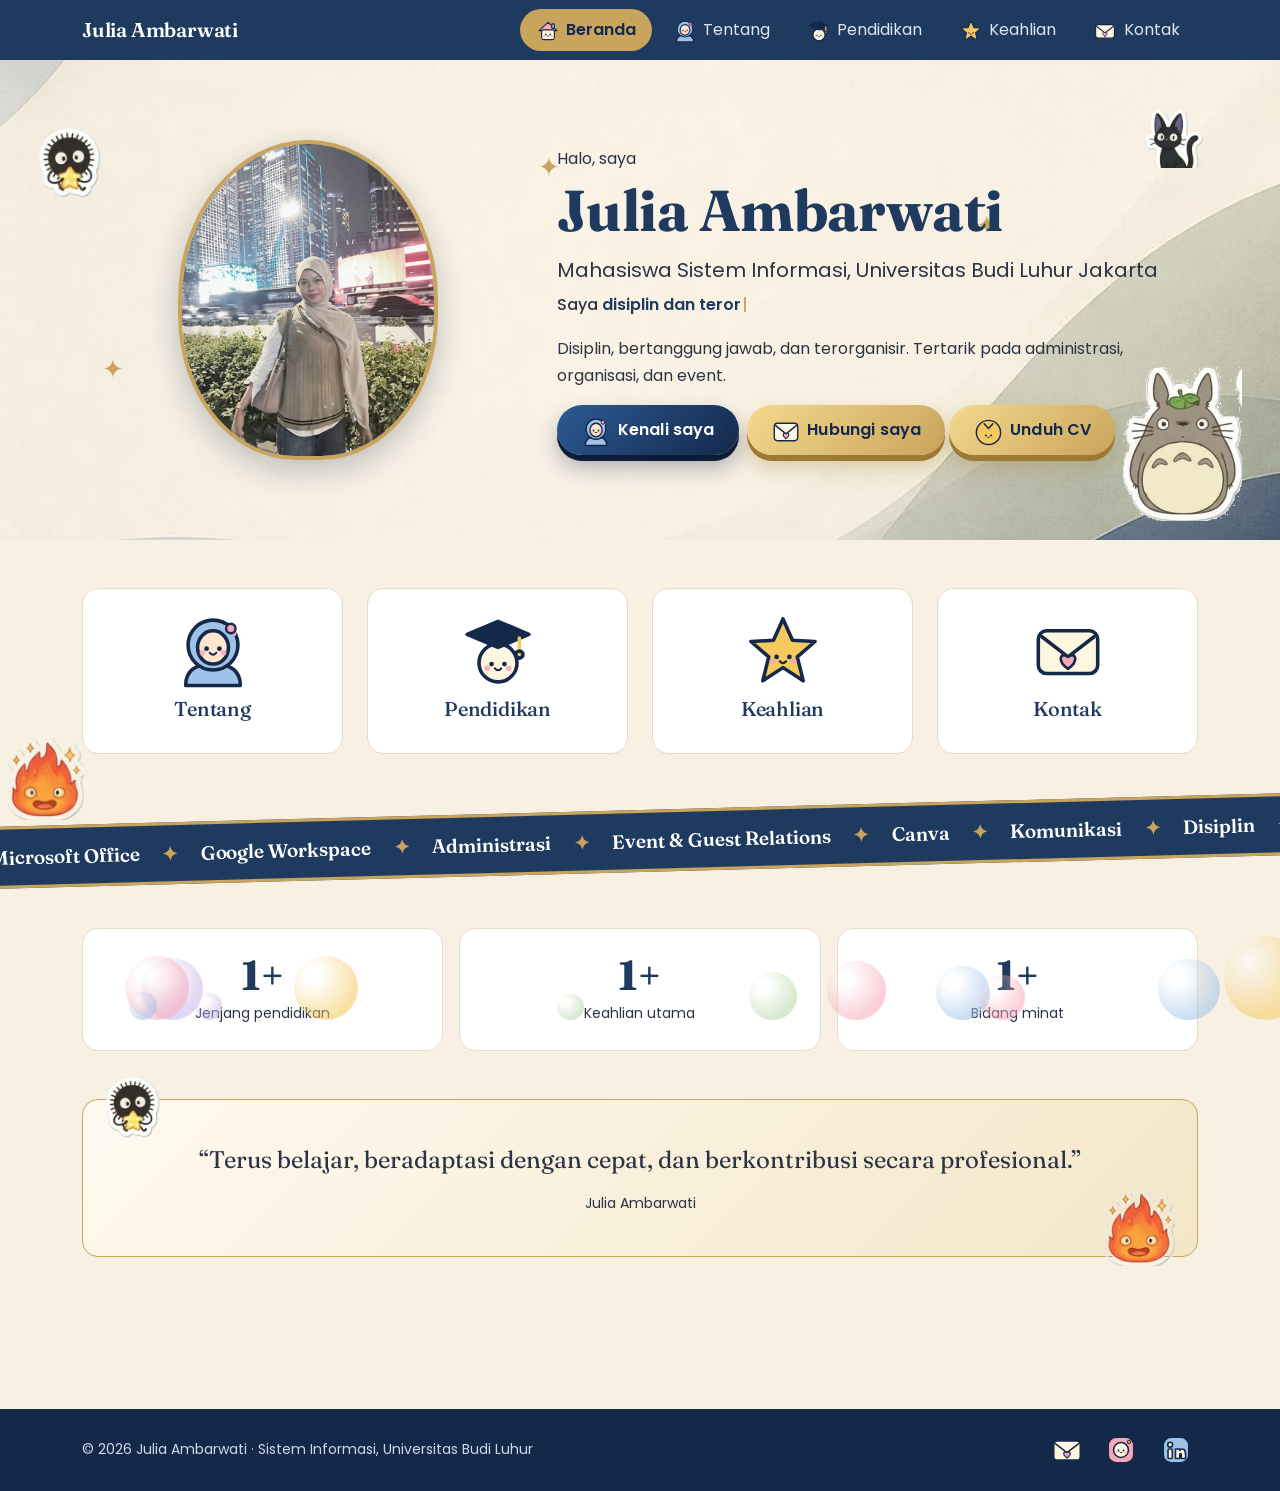
<file: index.html>
<!DOCTYPE html>
<html lang="id"><head><meta charset="utf-8"><meta name="viewport" content="width=device-width,initial-scale=1">
<title>Beranda | Julia Ambarwati</title>
<link href="https://cdn.jsdelivr.net/npm/bootstrap@5.3.3/dist/css/bootstrap.min.css" rel="stylesheet">
<link href="https://cdn.jsdelivr.net/npm/bootstrap-icons@1.11.3/font/bootstrap-icons.min.css" rel="stylesheet">
<link href="https://fonts.googleapis.com/css2?family=Fraunces:wght@600;700&family=Poppins:wght@400;500&display=swap" rel="stylesheet">
<link href="css/style.css" rel="stylesheet"></head><body>
<div class="curtain"><img src="img/soot.png" alt=""><span>Julia Ambarwati</span></div><noscript><style>.curtain{display:none}</style></noscript>
<!-- Navbar (sama di semua halaman) -->
<nav class="navbar navbar-expand-md navbar-dark sticky-top"><div class="container">
<a class="navbar-brand" href="index.html">Julia Ambarwati</a>
<button class="navbar-toggler" data-bs-toggle="collapse" data-bs-target="#m" aria-label="Menu"><span class="navbar-toggler-icon"></span></button>
<div class="collapse navbar-collapse" id="m"><ul class="navbar-nav ms-auto"><li class="nav-item"><a class="nav-link active" href="index.html"><img class="ic" src="img/icons/home.svg" alt="">Beranda</a></li><li class="nav-item"><a class="nav-link" href="tentang.html"><img class="ic" src="img/icons/about.svg" alt="">Tentang</a></li><li class="nav-item"><a class="nav-link" href="pendidikan.html"><img class="ic" src="img/icons/edu.svg" alt="">Pendidikan</a></li><li class="nav-item"><a class="nav-link" href="skill.html"><img class="ic" src="img/icons/skill.svg" alt="">Keahlian</a></li><li class="nav-item"><a class="nav-link" href="kontak.html"><img class="ic" src="img/icons/mail.svg" alt="">Kontak</a></li></ul></div></div></nav>
<section class="hero position-relative overflow-hidden"><span class="sparkle" style="top:18%;left:42%">&#10022;</span><span class="sparkle" style="top:60%;left:8%;animation-delay:.8s">&#10022;</span><span class="sparkle" style="top:30%;right:22%;animation-delay:1.4s">&#10022;</span><img class="orn d-none d-md-block" style="top:14%;left:3%;width:64px" src="img/soot.png" alt="" aria-hidden="true"><img class="orn d-none d-md-block" style="top:10%;right:6%;width:58px" src="img/jiji.png" alt="" aria-hidden="true"><img class="orn d-none d-md-block" style="bottom:4%;right:3%;width:120px" src="img/totoro.png" alt="" aria-hidden="true"><div class="container"><div class="row align-items-center g-4">
<div class="col-md-5 text-center"><img class="foto" src="img/foto.jpg" alt="Foto Julia Ambarwati"></div>
<div class="col-md-7"><p class="mb-1">Halo, saya</p><h1>Julia Ambarwati</h1>
<p class="fs-5 mb-1">Mahasiswa Sistem Informasi, Universitas Budi Luhur Jakarta</p><p class="fw-medium">Saya <span class="typing" data-words="disiplin dan terorganisir|suka administrasi dan event|siap belajar hal baru"></span><span class="caret">|</span></p>
<p>Disiplin, bertanggung jawab, dan terorganisir. Tertarik pada administrasi, organisasi, dan event.</p>
<a href="tentang.html" class="btn btn-navy rounded-pill px-4 me-2"><img class="ic" src="img/icons/about.svg" alt="">Kenali saya</a><a href="kontak.html" class="btn btn-gold rounded-pill px-4"><img class="ic" src="img/icons/mail.svg" alt="">Hubungi saya</a> <a href="assets/cv.pdf" download class="btn btn-gold rounded-pill px-4 mt-2 mt-sm-0"><img class="ic" src="img/icons/down.svg" alt="">Unduh CV</a></div></div></div></section>
<section class="container mt-5"><div class="row g-4 text-center">
<div class="col-6 col-md-3"><a href="tentang.html" class="text-decoration-none"><div class="panel h-100"><img class="ic-lg" src="img/icons/about.svg" alt=""><h4 class="mt-2 fs-5">Tentang</h4></div></a></div><div class="col-6 col-md-3"><a href="pendidikan.html" class="text-decoration-none"><div class="panel h-100"><img class="ic-lg" src="img/icons/edu.svg" alt=""><h4 class="mt-2 fs-5">Pendidikan</h4></div></a></div><div class="col-6 col-md-3"><a href="skill.html" class="text-decoration-none"><div class="panel h-100"><img class="ic-lg" src="img/icons/skill.svg" alt=""><h4 class="mt-2 fs-5">Keahlian</h4></div></a></div><div class="col-6 col-md-3"><a href="kontak.html" class="text-decoration-none"><div class="panel h-100"><img class="ic-lg" src="img/icons/mail.svg" alt=""><h4 class="mt-2 fs-5">Kontak</h4></div></a></div></div></section><div class="marq" aria-hidden="true"><div><span>Microsoft Office</span><b>&#10022;</b><span>Google Workspace</span><b>&#10022;</b><span>Administrasi</span><b>&#10022;</b><span>Event & Guest Relations</span><b>&#10022;</b><span>Canva</span><b>&#10022;</b><span>Komunikasi</span><b>&#10022;</b><span>Disiplin</span><b>&#10022;</b><span>Microsoft Office</span><b>&#10022;</b><span>Google Workspace</span><b>&#10022;</b><span>Administrasi</span><b>&#10022;</b><span>Event & Guest Relations</span><b>&#10022;</b><span>Canva</span><b>&#10022;</b><span>Komunikasi</span><b>&#10022;</b><span>Disiplin</span><b>&#10022;</b></div></div><section class="container"><div class="row g-3 text-center"><div class="col-4"><div class="panel"><div class="num"><span class="count" data-to="4">0</span>+</div><small>Jenjang pendidikan</small></div></div><div class="col-4"><div class="panel"><div class="num"><span class="count" data-to="6">0</span>+</div><small>Keahlian utama</small></div></div><div class="col-4"><div class="panel"><div class="num"><span class="count" data-to="3">0</span>+</div><small>Bidang minat</small></div></div></div></section><section class="container mt-5"><div class="panel quote text-center position-relative"><img class="orn d-none d-md-block" style="left:2%;top:-24px;width:56px" src="img/soot.png" alt="" aria-hidden="true"><img class="orn d-none d-md-block" style="right:2%;bottom:-10px;width:70px" src="img/calcifer.png" alt="" aria-hidden="true"><p class="fs-4 mb-2" style="font-family:Fraunces,serif">&ldquo;Terus belajar, beradaptasi dengan cepat, dan berkontribusi secara profesional.&rdquo;</p><small>Julia Ambarwati</small></div></section>
<img class="peek d-none d-xl-block" src="img/calcifer.png" alt="" aria-hidden="true">
<div class="walkway" aria-hidden="true"><img src="img/soot.png" alt=""><img src="img/soot.png" alt=""><img src="img/calcifer.png" alt=""></div>
<!-- Footer -->
<footer class="py-4 mt-5"><div class="container d-flex flex-wrap justify-content-between align-items-center gap-2">
<small>&copy; 2026 Julia Ambarwati &middot; Sistem Informasi, Universitas Budi Luhur</small>
<span><a class="text-white me-3" href="mailto:juliaambarwati29@gmail.com" aria-label="Email"><img class="ic-f" src="img/icons/mail.svg" alt=""></a><a class="text-white me-3" href="https://www.instagram.com/aysmiaw_" target="_blank" rel="noopener" aria-label="Instagram"><img class="ic-f" src="img/icons/insta.svg" alt=""></a><a class="text-white" href="https://www.linkedin.com/in/julia-ambarwati-528569360" target="_blank" rel="noopener" aria-label="LinkedIn"><img class="ic-f" src="img/icons/linkedin.svg" alt=""></a></span></div></footer>
<button id="up" class="up" aria-label="Kembali ke atas"><img src="img/icons/up.svg" alt=""></button>
<script src="https://cdn.jsdelivr.net/npm/bootstrap@5.3.3/dist/js/bootstrap.bundle.min.js"></script><script src="js/main.js"></script></body></html>
</file>
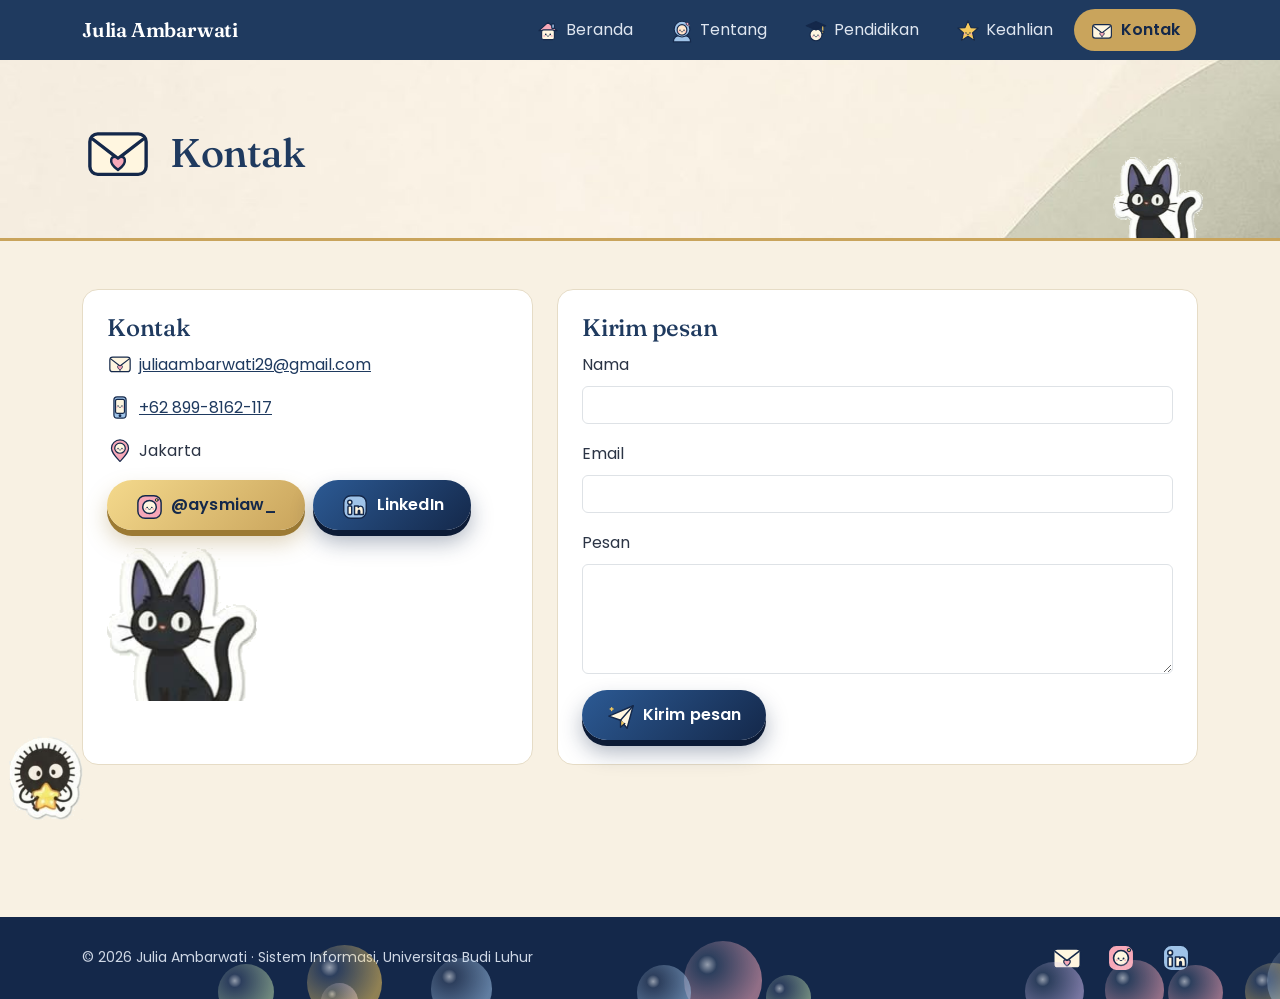
<file: kontak.html>
<!DOCTYPE html>
<html lang="id"><head><meta charset="utf-8"><meta name="viewport" content="width=device-width,initial-scale=1">
<title>Kontak | Julia Ambarwati</title>
<link href="https://cdn.jsdelivr.net/npm/bootstrap@5.3.3/dist/css/bootstrap.min.css" rel="stylesheet">
<link href="https://cdn.jsdelivr.net/npm/bootstrap-icons@1.11.3/font/bootstrap-icons.min.css" rel="stylesheet">
<link href="https://fonts.googleapis.com/css2?family=Fraunces:wght@600;700&family=Poppins:wght@400;500&display=swap" rel="stylesheet">
<link href="css/style.css" rel="stylesheet"></head><body>
<div class="curtain"><img src="img/soot.png" alt=""><span>Julia Ambarwati</span></div><noscript><style>.curtain{display:none}</style></noscript>
<!-- Navbar (sama di semua halaman) -->
<nav class="navbar navbar-expand-md navbar-dark sticky-top"><div class="container">
<a class="navbar-brand" href="index.html">Julia Ambarwati</a>
<button class="navbar-toggler" data-bs-toggle="collapse" data-bs-target="#m" aria-label="Menu"><span class="navbar-toggler-icon"></span></button>
<div class="collapse navbar-collapse" id="m"><ul class="navbar-nav ms-auto"><li class="nav-item"><a class="nav-link" href="index.html"><img class="ic" src="img/icons/home.svg" alt="">Beranda</a></li><li class="nav-item"><a class="nav-link" href="tentang.html"><img class="ic" src="img/icons/about.svg" alt="">Tentang</a></li><li class="nav-item"><a class="nav-link" href="pendidikan.html"><img class="ic" src="img/icons/edu.svg" alt="">Pendidikan</a></li><li class="nav-item"><a class="nav-link" href="skill.html"><img class="ic" src="img/icons/skill.svg" alt="">Keahlian</a></li><li class="nav-item"><a class="nav-link active" href="kontak.html"><img class="ic" src="img/icons/mail.svg" alt="">Kontak</a></li></ul></div></div></nav>
<header class="page-head"><div class="container d-flex align-items-center gap-3"><img class="ic-xl" src="img/icons/mail.svg" alt=""><h1 class="m-0">Kontak</h1></div><img class="orn d-none d-md-block" style="right:6%;bottom:-8px;width:90px" src="img/jiji.png" alt="" aria-hidden="true"></header><section class="container mt-5"><div class="row g-4"><div class="col-md-5"><div class="panel h-100"><h3 class="fs-4">Kontak</h3>
<p><img class="ic" src="img/icons/mail.svg" alt=""><a href="mailto:juliaambarwati29@gmail.com">juliaambarwati29@gmail.com</a></p>
<p><img class="ic" src="img/icons/phone.svg" alt=""><a href="tel:+628998162117">+62 899-8162-117</a></p>
<p><img class="ic" src="img/icons/pin.svg" alt="">Jakarta</p>
<p class="mb-0 d-flex flex-wrap gap-2"><a class="btn btn-gold" target="_blank" rel="noopener" href="https://www.instagram.com/aysmiaw_"><img class="ic" src="img/icons/insta.svg" alt="">@aysmiaw_</a><a class="btn btn-navy" target="_blank" rel="noopener" href="https://www.linkedin.com/in/julia-ambarwati-528569360"><img class="ic" src="img/icons/linkedin.svg" alt="">LinkedIn</a></p>
<img class="sticker mt-3" src="img/jiji.png" alt="" aria-hidden="true"></div></div>
<div class="col-md-7"><div class="panel"><h3 class="fs-4">Kirim pesan</h3>
<form action="mailto:juliaambarwati29@gmail.com" method="post" enctype="text/plain">
<div class="mb-3"><label class="form-label" for="n">Nama</label><input id="n" name="nama" class="form-control" required></div>
<div class="mb-3"><label class="form-label" for="e">Email</label><input id="e" name="email" type="email" class="form-control" required></div>
<div class="mb-3"><label class="form-label" for="p">Pesan</label><textarea id="p" name="pesan" rows="4" class="form-control" required></textarea></div>
<button class="btn btn-navy rounded-pill px-4"><img class="ic" src="img/icons/send.svg" alt="">Kirim pesan</button></form></div></div></div></section>
<img class="peek d-none d-xl-block" src="img/soot.png" alt="" aria-hidden="true">
<div class="walkway" aria-hidden="true"><img src="img/soot.png" alt=""><img src="img/soot.png" alt=""><img src="img/calcifer.png" alt=""></div>
<!-- Footer -->
<footer class="py-4 mt-5"><div class="container d-flex flex-wrap justify-content-between align-items-center gap-2">
<small>&copy; 2026 Julia Ambarwati &middot; Sistem Informasi, Universitas Budi Luhur</small>
<span><a class="text-white me-3" href="mailto:juliaambarwati29@gmail.com" aria-label="Email"><img class="ic-f" src="img/icons/mail.svg" alt=""></a><a class="text-white me-3" href="https://www.instagram.com/aysmiaw_" target="_blank" rel="noopener" aria-label="Instagram"><img class="ic-f" src="img/icons/insta.svg" alt=""></a><a class="text-white" href="https://www.linkedin.com/in/julia-ambarwati-528569360" target="_blank" rel="noopener" aria-label="LinkedIn"><img class="ic-f" src="img/icons/linkedin.svg" alt=""></a></span></div></footer>
<button id="up" class="up" aria-label="Kembali ke atas"><img src="img/icons/up.svg" alt=""></button>
<script src="https://cdn.jsdelivr.net/npm/bootstrap@5.3.3/dist/js/bootstrap.bundle.min.js"></script><script src="js/main.js"></script></body></html>
</file>
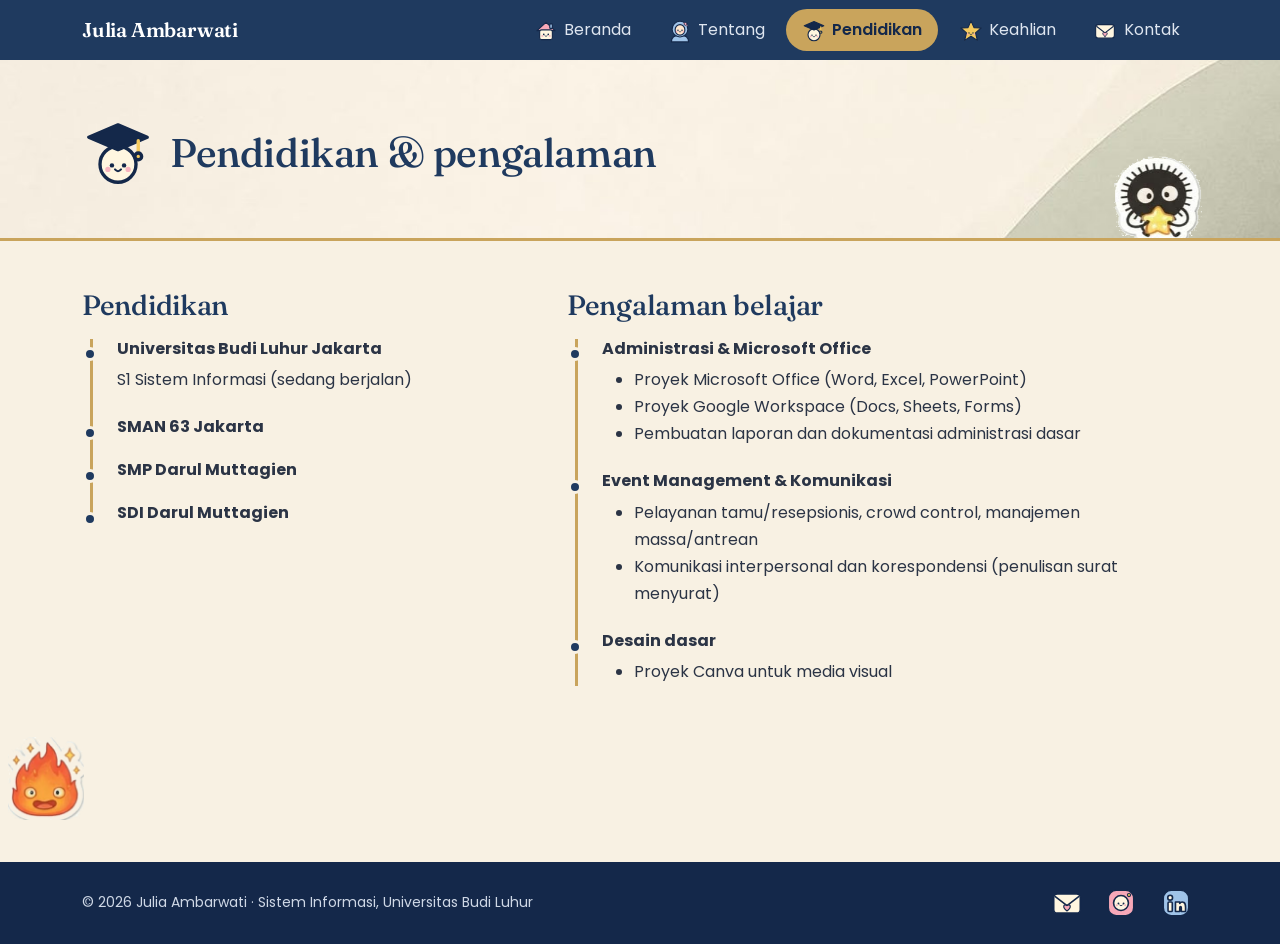
<file: pendidikan.html>
<!DOCTYPE html>
<html lang="id"><head><meta charset="utf-8"><meta name="viewport" content="width=device-width,initial-scale=1">
<title>Pendidikan & pengalaman | Julia Ambarwati</title>
<link href="https://cdn.jsdelivr.net/npm/bootstrap@5.3.3/dist/css/bootstrap.min.css" rel="stylesheet">
<link href="https://cdn.jsdelivr.net/npm/bootstrap-icons@1.11.3/font/bootstrap-icons.min.css" rel="stylesheet">
<link href="https://fonts.googleapis.com/css2?family=Fraunces:wght@600;700&family=Poppins:wght@400;500&display=swap" rel="stylesheet">
<link href="css/style.css" rel="stylesheet"></head><body>
<div class="curtain"><img src="img/soot.png" alt=""><span>Julia Ambarwati</span></div><noscript><style>.curtain{display:none}</style></noscript>
<!-- Navbar (sama di semua halaman) -->
<nav class="navbar navbar-expand-md navbar-dark sticky-top"><div class="container">
<a class="navbar-brand" href="index.html">Julia Ambarwati</a>
<button class="navbar-toggler" data-bs-toggle="collapse" data-bs-target="#m" aria-label="Menu"><span class="navbar-toggler-icon"></span></button>
<div class="collapse navbar-collapse" id="m"><ul class="navbar-nav ms-auto"><li class="nav-item"><a class="nav-link" href="index.html"><img class="ic" src="img/icons/home.svg" alt="">Beranda</a></li><li class="nav-item"><a class="nav-link" href="tentang.html"><img class="ic" src="img/icons/about.svg" alt="">Tentang</a></li><li class="nav-item"><a class="nav-link active" href="pendidikan.html"><img class="ic" src="img/icons/edu.svg" alt="">Pendidikan</a></li><li class="nav-item"><a class="nav-link" href="skill.html"><img class="ic" src="img/icons/skill.svg" alt="">Keahlian</a></li><li class="nav-item"><a class="nav-link" href="kontak.html"><img class="ic" src="img/icons/mail.svg" alt="">Kontak</a></li></ul></div></div></nav>
<header class="page-head"><div class="container d-flex align-items-center gap-3"><img class="ic-xl" src="img/icons/edu.svg" alt=""><h1 class="m-0">Pendidikan & pengalaman</h1></div><img class="orn d-none d-md-block" style="right:6%;bottom:-8px;width:90px" src="img/soot.png" alt="" aria-hidden="true"></header><section class="container mt-5"><div class="row g-5"><div class="col-md-5"><h3>Pendidikan</h3><div class="timeline mt-3">
<div class="tl-item"><h5 class="fs-6 fw-bold">Universitas Budi Luhur Jakarta</h5><p class="mb-0">S1 Sistem Informasi (sedang berjalan)</p></div>
<div class="tl-item"><h5 class="fs-6 fw-bold">SMAN 63 Jakarta</h5></div>
<div class="tl-item"><h5 class="fs-6 fw-bold">SMP Darul Muttagien</h5></div>
<div class="tl-item"><h5 class="fs-6 fw-bold">SDI Darul Muttagien</h5></div></div></div>
<div class="col-md-7"><h3>Pengalaman belajar</h3><div class="timeline mt-3"><div class="tl-item"><h5 class="fs-6 fw-bold">Administrasi & Microsoft Office</h5><ul class="mb-0"><li>Proyek Microsoft Office (Word, Excel, PowerPoint)</li><li>Proyek Google Workspace (Docs, Sheets, Forms)</li><li>Pembuatan laporan dan dokumentasi administrasi dasar</li></ul></div><div class="tl-item"><h5 class="fs-6 fw-bold">Event Management & Komunikasi</h5><ul class="mb-0"><li>Pelayanan tamu/resepsionis, crowd control, manajemen massa/antrean</li><li>Komunikasi interpersonal dan korespondensi (penulisan surat menyurat)</li></ul></div><div class="tl-item"><h5 class="fs-6 fw-bold">Desain dasar</h5><ul class="mb-0"><li>Proyek Canva untuk media visual</li></ul></div></div></div></div></section>
<img class="peek d-none d-xl-block" src="img/calcifer.png" alt="" aria-hidden="true">
<div class="walkway" aria-hidden="true"><img src="img/soot.png" alt=""><img src="img/soot.png" alt=""><img src="img/calcifer.png" alt=""></div>
<!-- Footer -->
<footer class="py-4 mt-5"><div class="container d-flex flex-wrap justify-content-between align-items-center gap-2">
<small>&copy; 2026 Julia Ambarwati &middot; Sistem Informasi, Universitas Budi Luhur</small>
<span><a class="text-white me-3" href="mailto:juliaambarwati29@gmail.com" aria-label="Email"><img class="ic-f" src="img/icons/mail.svg" alt=""></a><a class="text-white me-3" href="https://www.instagram.com/aysmiaw_" target="_blank" rel="noopener" aria-label="Instagram"><img class="ic-f" src="img/icons/insta.svg" alt=""></a><a class="text-white" href="https://www.linkedin.com/in/julia-ambarwati-528569360" target="_blank" rel="noopener" aria-label="LinkedIn"><img class="ic-f" src="img/icons/linkedin.svg" alt=""></a></span></div></footer>
<button id="up" class="up" aria-label="Kembali ke atas"><img src="img/icons/up.svg" alt=""></button>
<script src="https://cdn.jsdelivr.net/npm/bootstrap@5.3.3/dist/js/bootstrap.bundle.min.js"></script><script src="js/main.js"></script></body></html>
</file>
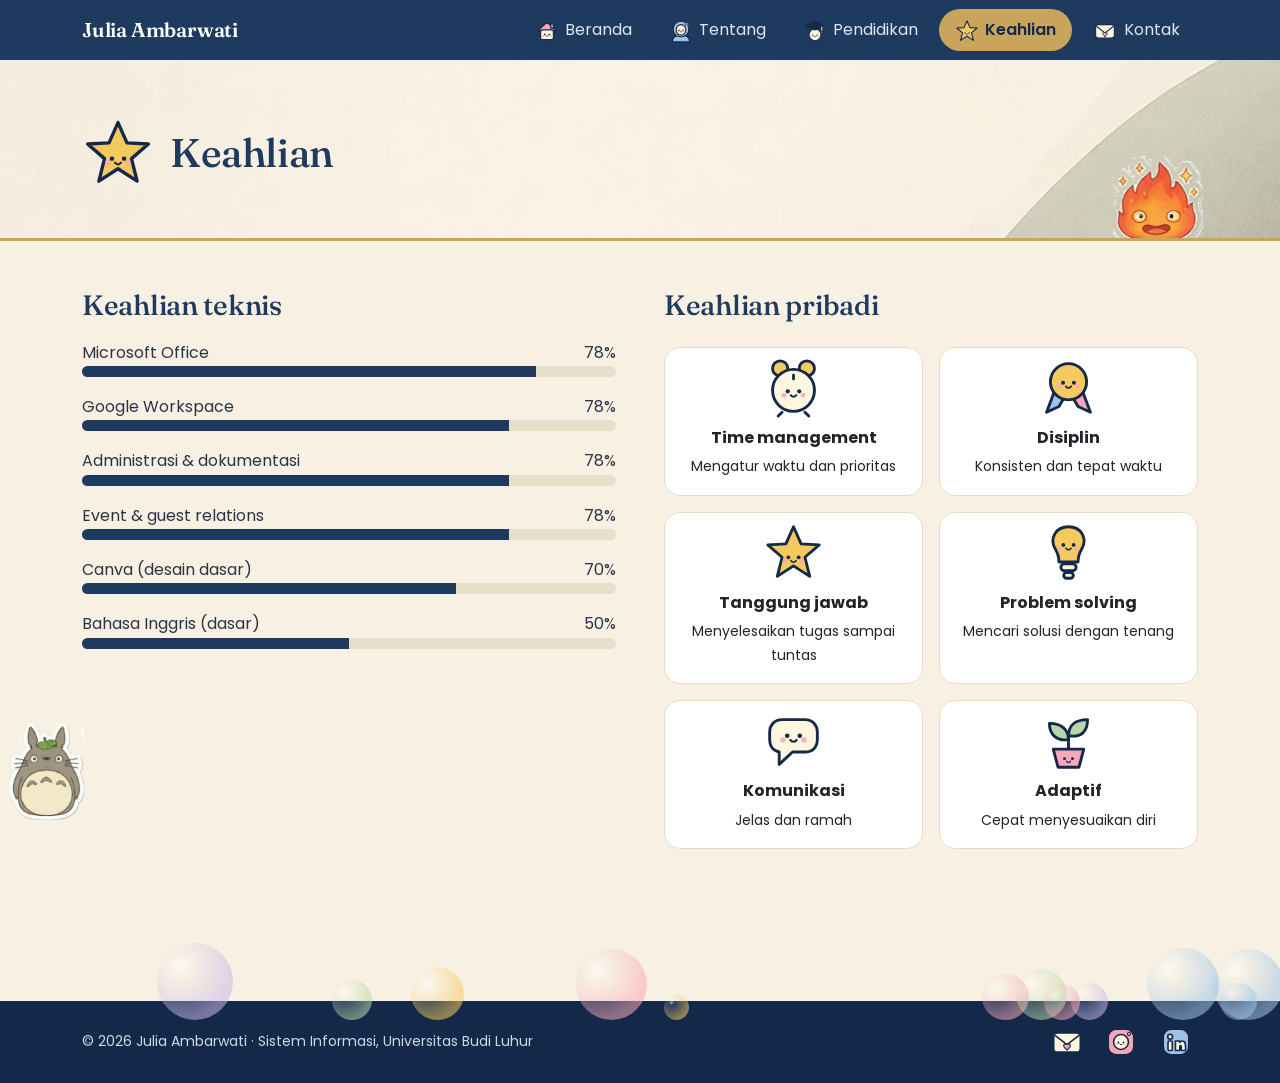
<file: skill.html>
<!DOCTYPE html>
<html lang="id"><head><meta charset="utf-8"><meta name="viewport" content="width=device-width,initial-scale=1">
<title>Keahlian | Julia Ambarwati</title>
<link href="https://cdn.jsdelivr.net/npm/bootstrap@5.3.3/dist/css/bootstrap.min.css" rel="stylesheet">
<link href="https://cdn.jsdelivr.net/npm/bootstrap-icons@1.11.3/font/bootstrap-icons.min.css" rel="stylesheet">
<link href="https://fonts.googleapis.com/css2?family=Fraunces:wght@600;700&family=Poppins:wght@400;500&display=swap" rel="stylesheet">
<link href="css/style.css" rel="stylesheet"></head><body>
<div class="curtain"><img src="img/soot.png" alt=""><span>Julia Ambarwati</span></div><noscript><style>.curtain{display:none}</style></noscript>
<!-- Navbar (sama di semua halaman) -->
<nav class="navbar navbar-expand-md navbar-dark sticky-top"><div class="container">
<a class="navbar-brand" href="index.html">Julia Ambarwati</a>
<button class="navbar-toggler" data-bs-toggle="collapse" data-bs-target="#m" aria-label="Menu"><span class="navbar-toggler-icon"></span></button>
<div class="collapse navbar-collapse" id="m"><ul class="navbar-nav ms-auto"><li class="nav-item"><a class="nav-link" href="index.html"><img class="ic" src="img/icons/home.svg" alt="">Beranda</a></li><li class="nav-item"><a class="nav-link" href="tentang.html"><img class="ic" src="img/icons/about.svg" alt="">Tentang</a></li><li class="nav-item"><a class="nav-link" href="pendidikan.html"><img class="ic" src="img/icons/edu.svg" alt="">Pendidikan</a></li><li class="nav-item"><a class="nav-link active" href="skill.html"><img class="ic" src="img/icons/skill.svg" alt="">Keahlian</a></li><li class="nav-item"><a class="nav-link" href="kontak.html"><img class="ic" src="img/icons/mail.svg" alt="">Kontak</a></li></ul></div></div></nav>
<header class="page-head"><div class="container d-flex align-items-center gap-3"><img class="ic-xl" src="img/icons/skill.svg" alt=""><h1 class="m-0">Keahlian</h1></div><img class="orn d-none d-md-block" style="right:6%;bottom:-8px;width:90px" src="img/calcifer.png" alt="" aria-hidden="true"></header><section class="container mt-5"><div class="row g-5"><div class="col-md-6"><h3>Keahlian teknis</h3><div class="mt-3"><div class="mb-3"><div class="d-flex justify-content-between"><span>Microsoft Office</span><span>85%</span></div><div class="progress"><div class="progress-bar" style="width:85%"></div></div></div><div class="mb-3"><div class="d-flex justify-content-between"><span>Google Workspace</span><span>80%</span></div><div class="progress"><div class="progress-bar" style="width:80%"></div></div></div><div class="mb-3"><div class="d-flex justify-content-between"><span>Administrasi & dokumentasi</span><span>80%</span></div><div class="progress"><div class="progress-bar" style="width:80%"></div></div></div><div class="mb-3"><div class="d-flex justify-content-between"><span>Event & guest relations</span><span>80%</span></div><div class="progress"><div class="progress-bar" style="width:80%"></div></div></div><div class="mb-3"><div class="d-flex justify-content-between"><span>Canva (desain dasar)</span><span>70%</span></div><div class="progress"><div class="progress-bar" style="width:70%"></div></div></div><div class="mb-3"><div class="d-flex justify-content-between"><span>Bahasa Inggris (dasar)</span><span>50%</span></div><div class="progress"><div class="progress-bar" style="width:50%"></div></div></div></div></div><div class="col-md-6"><h3>Keahlian pribadi</h3><div class="row g-3 mt-1"><div class="col-6"><div class="card h-100 text-center"><img src="img/icons/clock.svg" alt=""><div class="card-body pt-0"><h5 class="fs-6 fw-bold">Time management</h5><p class="small mb-0">Mengatur waktu dan prioritas</p></div></div></div><div class="col-6"><div class="card h-100 text-center"><img src="img/icons/medal.svg" alt=""><div class="card-body pt-0"><h5 class="fs-6 fw-bold">Disiplin</h5><p class="small mb-0">Konsisten dan tepat waktu</p></div></div></div><div class="col-6"><div class="card h-100 text-center"><img src="img/icons/skill.svg" alt=""><div class="card-body pt-0"><h5 class="fs-6 fw-bold">Tanggung jawab</h5><p class="small mb-0">Menyelesaikan tugas sampai tuntas</p></div></div></div><div class="col-6"><div class="card h-100 text-center"><img src="img/icons/bulb.svg" alt=""><div class="card-body pt-0"><h5 class="fs-6 fw-bold">Problem solving</h5><p class="small mb-0">Mencari solusi dengan tenang</p></div></div></div><div class="col-6"><div class="card h-100 text-center"><img src="img/icons/chat.svg" alt=""><div class="card-body pt-0"><h5 class="fs-6 fw-bold">Komunikasi</h5><p class="small mb-0">Jelas dan ramah</p></div></div></div><div class="col-6"><div class="card h-100 text-center"><img src="img/icons/sprout.svg" alt=""><div class="card-body pt-0"><h5 class="fs-6 fw-bold">Adaptif</h5><p class="small mb-0">Cepat menyesuaikan diri</p></div></div></div></div></div></div></section>
<img class="peek d-none d-xl-block" src="img/totoro.png" alt="" aria-hidden="true">
<div class="walkway" aria-hidden="true"><img src="img/soot.png" alt=""><img src="img/soot.png" alt=""><img src="img/calcifer.png" alt=""></div>
<!-- Footer -->
<footer class="py-4 mt-5"><div class="container d-flex flex-wrap justify-content-between align-items-center gap-2">
<small>&copy; 2026 Julia Ambarwati &middot; Sistem Informasi, Universitas Budi Luhur</small>
<span><a class="text-white me-3" href="mailto:juliaambarwati29@gmail.com" aria-label="Email"><img class="ic-f" src="img/icons/mail.svg" alt=""></a><a class="text-white me-3" href="https://www.instagram.com/aysmiaw_" target="_blank" rel="noopener" aria-label="Instagram"><img class="ic-f" src="img/icons/insta.svg" alt=""></a><a class="text-white" href="https://www.linkedin.com/in/julia-ambarwati-528569360" target="_blank" rel="noopener" aria-label="LinkedIn"><img class="ic-f" src="img/icons/linkedin.svg" alt=""></a></span></div></footer>
<button id="up" class="up" aria-label="Kembali ke atas"><img src="img/icons/up.svg" alt=""></button>
<script src="https://cdn.jsdelivr.net/npm/bootstrap@5.3.3/dist/js/bootstrap.bundle.min.js"></script><script src="js/main.js"></script></body></html>
</file>
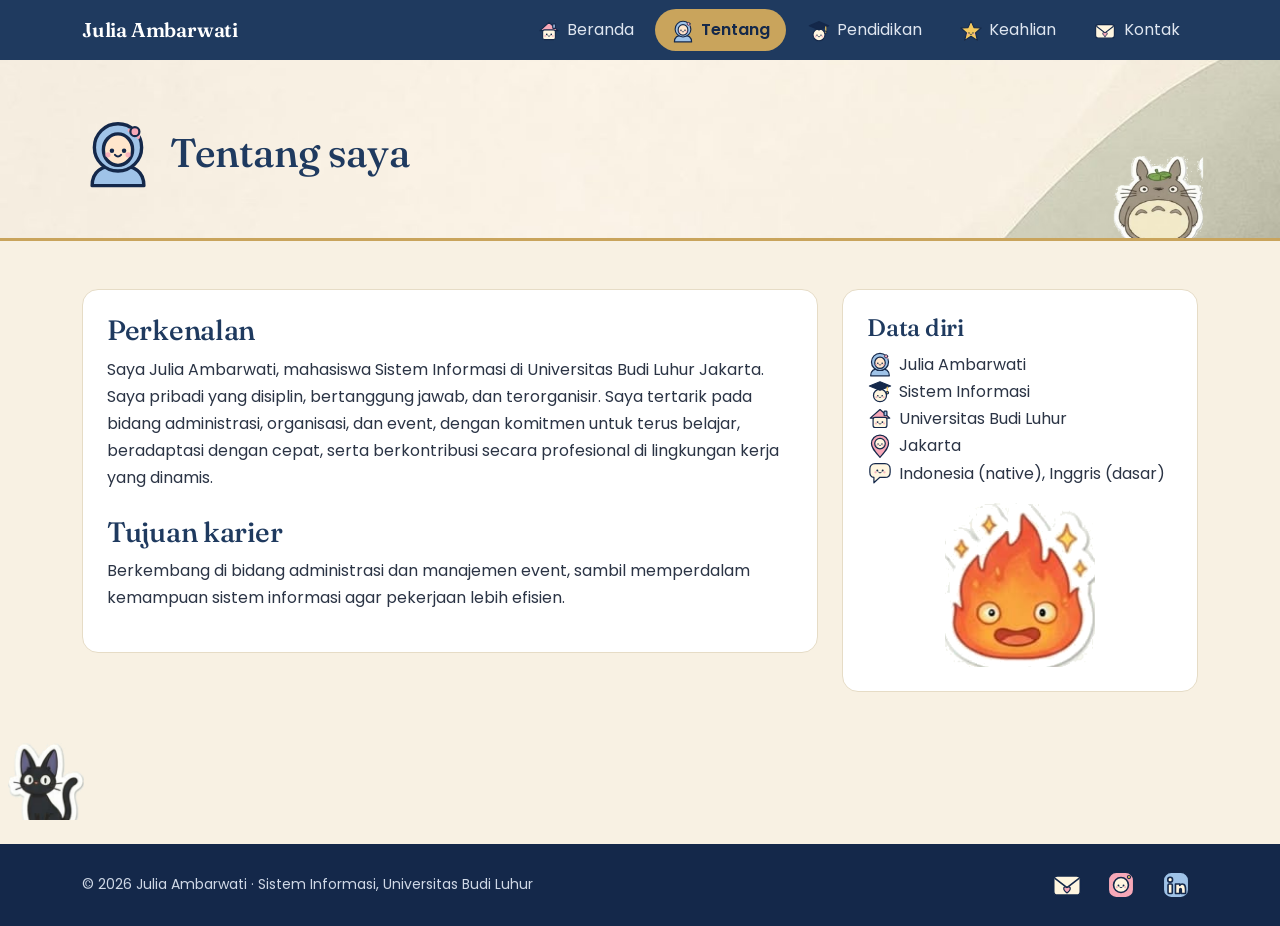
<file: tentang.html>
<!DOCTYPE html>
<html lang="id"><head><meta charset="utf-8"><meta name="viewport" content="width=device-width,initial-scale=1">
<title>Tentang saya | Julia Ambarwati</title>
<link href="https://cdn.jsdelivr.net/npm/bootstrap@5.3.3/dist/css/bootstrap.min.css" rel="stylesheet">
<link href="https://cdn.jsdelivr.net/npm/bootstrap-icons@1.11.3/font/bootstrap-icons.min.css" rel="stylesheet">
<link href="https://fonts.googleapis.com/css2?family=Fraunces:wght@600;700&family=Poppins:wght@400;500&display=swap" rel="stylesheet">
<link href="css/style.css" rel="stylesheet"></head><body>
<div class="curtain"><img src="img/soot.png" alt=""><span>Julia Ambarwati</span></div><noscript><style>.curtain{display:none}</style></noscript>
<!-- Navbar (sama di semua halaman) -->
<nav class="navbar navbar-expand-md navbar-dark sticky-top"><div class="container">
<a class="navbar-brand" href="index.html">Julia Ambarwati</a>
<button class="navbar-toggler" data-bs-toggle="collapse" data-bs-target="#m" aria-label="Menu"><span class="navbar-toggler-icon"></span></button>
<div class="collapse navbar-collapse" id="m"><ul class="navbar-nav ms-auto"><li class="nav-item"><a class="nav-link" href="index.html"><img class="ic" src="img/icons/home.svg" alt="">Beranda</a></li><li class="nav-item"><a class="nav-link active" href="tentang.html"><img class="ic" src="img/icons/about.svg" alt="">Tentang</a></li><li class="nav-item"><a class="nav-link" href="pendidikan.html"><img class="ic" src="img/icons/edu.svg" alt="">Pendidikan</a></li><li class="nav-item"><a class="nav-link" href="skill.html"><img class="ic" src="img/icons/skill.svg" alt="">Keahlian</a></li><li class="nav-item"><a class="nav-link" href="kontak.html"><img class="ic" src="img/icons/mail.svg" alt="">Kontak</a></li></ul></div></div></nav>
<header class="page-head"><div class="container d-flex align-items-center gap-3"><img class="ic-xl" src="img/icons/about.svg" alt=""><h1 class="m-0">Tentang saya</h1></div><img class="orn d-none d-md-block" style="right:6%;bottom:-8px;width:90px" src="img/totoro.png" alt="" aria-hidden="true"></header><section class="container mt-5"><div class="row g-4"><div class="col-md-8"><div class="panel">
<h3>Perkenalan</h3><p>Saya Julia Ambarwati, mahasiswa Sistem Informasi di Universitas Budi Luhur Jakarta. Saya pribadi yang disiplin, bertanggung jawab, dan terorganisir. Saya tertarik pada bidang administrasi, organisasi, dan event, dengan komitmen untuk terus belajar, beradaptasi dengan cepat, serta berkontribusi secara profesional di lingkungan kerja yang dinamis.</p>
<h3 class="mt-4">Tujuan karier</h3><p>Berkembang di bidang administrasi dan manajemen event, sambil memperdalam kemampuan sistem informasi agar pekerjaan lebih efisien.</p></div></div>
<div class="col-md-4"><div class="panel"><h3 class="fs-4">Data diri</h3><ul class="list-unstyled mb-0">
<li><img class="ic" src="img/icons/about.svg" alt="">Julia Ambarwati</li><li><img class="ic" src="img/icons/edu.svg" alt="">Sistem Informasi</li><li><img class="ic" src="img/icons/home.svg" alt="">Universitas Budi Luhur</li><li><img class="ic" src="img/icons/pin.svg" alt="">Jakarta</li><li><img class="ic" src="img/icons/chat.svg" alt="">Indonesia (native), Inggris (dasar)</li></ul>
<img class="sticker d-block mx-auto mt-3" src="img/calcifer.png" alt="" aria-hidden="true"></div></div></div></section>
<img class="peek d-none d-xl-block" src="img/jiji.png" alt="" aria-hidden="true">
<div class="walkway" aria-hidden="true"><img src="img/soot.png" alt=""><img src="img/soot.png" alt=""><img src="img/calcifer.png" alt=""></div>
<!-- Footer -->
<footer class="py-4 mt-5"><div class="container d-flex flex-wrap justify-content-between align-items-center gap-2">
<small>&copy; 2026 Julia Ambarwati &middot; Sistem Informasi, Universitas Budi Luhur</small>
<span><a class="text-white me-3" href="mailto:juliaambarwati29@gmail.com" aria-label="Email"><img class="ic-f" src="img/icons/mail.svg" alt=""></a><a class="text-white me-3" href="https://www.instagram.com/aysmiaw_" target="_blank" rel="noopener" aria-label="Instagram"><img class="ic-f" src="img/icons/insta.svg" alt=""></a><a class="text-white" href="https://www.linkedin.com/in/julia-ambarwati-528569360" target="_blank" rel="noopener" aria-label="LinkedIn"><img class="ic-f" src="img/icons/linkedin.svg" alt=""></a></span></div></footer>
<button id="up" class="up" aria-label="Kembali ke atas"><img src="img/icons/up.svg" alt=""></button>
<script src="https://cdn.jsdelivr.net/npm/bootstrap@5.3.3/dist/js/bootstrap.bundle.min.js"></script><script src="js/main.js"></script></body></html>
</file>
<file: css/style.css>
:root{--navy:#1f3a5f;--navy-d:#14284a;--cream:#f8f1e3;--gold:#c9a45c;--sage:#b9c0a6}
html{scroll-behavior:smooth}
body{font-family:'Poppins',sans-serif;background:var(--cream);color:#2b3445;line-height:1.7}
h1,h2,h3,h4,.navbar-brand{font-family:'Fraunces',serif;color:var(--navy);letter-spacing:-.01em}
.navbar{background:var(--navy)!important}
.navbar-brand{color:#fff!important;font-weight:600}
.nav-link{color:#dfe6f0!important;border-bottom:2px solid transparent}
.nav-link.active,.nav-link:hover{color:#fff!important;border-bottom-color:var(--gold)}
.hero{background:url(../img/banner.jpg) center/cover;padding:5rem 0}
.hero .foto{width:260px;height:320px;object-fit:cover;object-position:top;border-radius:50% 50% 45% 45%;border:4px solid var(--gold);box-shadow:0 10px 30px rgba(20,40,74,.25)}
.hero h1{font-size:clamp(2.2rem,6vw,3.6rem);font-weight:700}
.page-head{background:url(../img/banner.jpg) center 85%/cover;padding:3rem 0 2.5rem;border-bottom:3px solid var(--gold)}
.page-head img{height:90px}
.btn-navy{background:var(--navy);color:#fff;border:0;transition:.2s}
.btn-navy:hover{background:var(--gold);color:var(--navy-d);transform:translateY(-2px)}
.panel{background:#fff;border:1px solid #e6dcc6;border-radius:1rem;padding:1.5rem}
.sticker{width:100%;max-width:150px;mix-blend-mode:multiply}
.timeline{border-left:3px solid var(--gold);padding-left:1.5rem;margin-left:.5rem}
.tl-item{position:relative;margin-bottom:1.5rem}
.tl-item::before{content:"";position:absolute;left:-2.15rem;top:.55rem;width:14px;height:14px;border-radius:50%;background:var(--navy);border:3px solid var(--cream)}
.progress{height:.7rem;background:#e8dfca}
.progress-bar{background:var(--navy)}
.card{border:1px solid #e6dcc6;border-radius:1rem;transition:.25s}
.card:hover{transform:translateY(-4px);box-shadow:0 12px 24px rgba(20,40,74,.15)}
.card img{height:110px;object-fit:contain;padding:.6rem;mix-blend-mode:multiply}
footer{background:var(--navy-d);color:#cfd8e6}
footer img{height:46px;mix-blend-mode:screen;filter:invert(1)}
a{color:var(--navy)}
@media(prefers-reduced-motion:reduce){*{transition:none!important;scroll-behavior:auto!important}}
.ic{width:1.6em;height:1.6em;vertical-align:-.45em;margin-right:.4rem;transition:transform .2s}
.ic-xl{width:72px;height:72px}.ic-lg{width:76px;height:76px;transition:transform .25s}.ic-lg2{width:42px;height:42px;margin-right:.4rem}.ic-f{width:34px;height:34px;margin-right:.3rem}
.btn:hover .ic,.nav-link:hover .ic,.panel:hover .ic-lg{transform:rotate(-10deg) scale(1.15)}
.nav-link .ic{width:1.5em;height:1.5em}
.orn{position:absolute;pointer-events:none}
.hero{position:relative}.sticker{mix-blend-mode:normal}
.page-head{position:relative;overflow:hidden}
.card img{height:80px}
footer img{filter:none;mix-blend-mode:normal;height:34px}
/* ===== Animasi ===== */
body{animation:fadein .6s ease}
@keyframes fadein{from{opacity:0}}
@keyframes bob{0%,100%{transform:translateY(0) rotate(-3deg)}50%{transform:translateY(-12px) rotate(3deg)}}
@keyframes twinkle{0%,100%{opacity:.2;transform:scale(.6) rotate(0)}50%{opacity:1;transform:scale(1.3) rotate(45deg)}}
@keyframes spin{to{transform:rotate(360deg)}}
@keyframes blink{50%{opacity:0}}
.orn{animation:bob 5s ease-in-out infinite}
.orn:nth-of-type(2){animation-delay:-1.5s;animation-duration:6s}.orn:nth-of-type(3){animation-delay:-3s;animation-duration:7s}
.sparkle{position:absolute;color:var(--gold);font-size:1.6rem;animation:twinkle 2.6s ease-in-out infinite;pointer-events:none}
.hero .foto{animation:bob 6s ease-in-out infinite}
.caret{color:var(--gold);animation:blink 1s step-end infinite;margin-left:1px}
.typing{color:var(--navy);font-weight:600}
.reveal{opacity:0;transform:translateY(26px);transition:opacity .7s ease,transform .7s ease}
.reveal.show{opacity:1;transform:none}
.progress-bar{transition:width 1.3s cubic-bezier(.2,.8,.2,1)}
.navbar{transition:padding .3s,box-shadow .3s}.navbar.scrolled{padding-top:.25rem;padding-bottom:.25rem;box-shadow:0 6px 18px rgba(20,40,74,.3)}
.up{position:fixed;right:18px;bottom:18px;width:54px;height:54px;border:0;background:none;padding:0;opacity:0;transform:translateY(20px);pointer-events:none;transition:.3s;z-index:20}
.up.on{opacity:1;transform:none;pointer-events:auto}.up:hover{transform:translateY(-5px)}.up img{width:100%}
.nav-link .ic{transition:transform .25s}
@media(prefers-reduced-motion:reduce){*,.orn,.sparkle,.hero .foto,body{animation:none!important}.reveal{opacity:1;transform:none}}
/* ===== Revisi: tombol, kursor, transisi ===== */
.btn{font-weight:600;padding:.8rem 1.7rem;border-radius:50rem;position:relative;overflow:hidden;border:0;letter-spacing:.01em;transition:transform .25s,box-shadow .25s}
.btn-navy{background:linear-gradient(135deg,#2c5a94,var(--navy-d));color:#fff;box-shadow:0 6px 0 #0c1b36,0 12px 22px rgba(20,40,74,.35);animation:pulse 2.8s ease-in-out infinite}
.btn-gold{background:linear-gradient(135deg,#f4d98c,var(--gold));color:var(--navy-d);box-shadow:0 6px 0 #9c7a33,0 12px 22px rgba(156,122,51,.35)}
.btn-navy:hover,.btn-gold:hover{transform:translateY(-4px) scale(1.04);color:#fff}.btn-gold:hover{color:var(--navy-d)}
.btn-navy:active,.btn-gold:active{transform:translateY(4px);box-shadow:0 1px 0 #0c1b36}
.btn::after{content:"";position:absolute;top:0;left:-80%;width:50%;height:100%;background:linear-gradient(100deg,transparent,rgba(255,255,255,.55),transparent);transform:skewX(-20deg)}
.btn:hover::after{left:140%;transition:left .7s}
.btn .ic{width:1.9em;height:1.9em;margin-top:-.3em;margin-bottom:-.3em}
.ripple{position:absolute;border-radius:50%;background:rgba(255,255,255,.6);transform:scale(0);animation:rip .6s ease-out forwards;pointer-events:none}
@keyframes rip{to{transform:scale(4);opacity:0}}
@keyframes pulse{50%{box-shadow:0 6px 0 #0c1b36,0 12px 34px rgba(201,164,92,.75)}}
.nav-link{border:0!important;border-radius:50rem;padding:.45rem 1rem!important;margin:0 .15rem;transition:background .25s,transform .25s}
.nav-link:hover{background:rgba(255,255,255,.14);transform:translateY(-2px)}
.nav-link.active{background:var(--gold);color:var(--navy-d)!important;font-weight:600}
.panel{transition:transform .3s,box-shadow .3s}.panel:hover{box-shadow:0 14px 28px rgba(20,40,74,.16)}
a:has(>.panel):hover .panel{transform:translateY(-8px) rotate(-1.5deg);border-color:var(--gold)}
.card:hover{rotate:-1.5deg;scale:1.05}.card:hover img{animation:jelly .6s}
.ic-f:hover,.ic-lg2:hover,.ic-lg:hover{animation:jelly .6s}
@keyframes jelly{30%{transform:scale(1.25,.8)}50%{transform:scale(.85,1.2)}70%{transform:scale(1.1,.95)}}
.hero h1 span{display:inline-block;animation:drop .7s cubic-bezier(.3,1.6,.5,1) both}
@keyframes drop{from{opacity:0;transform:translateY(-40px) rotate(-12deg)}}
.hero .foto::after{content:none}.foto{transition:transform .3s}
.reveal.from-l{transform:translateX(-70px)}.reveal.from-r{transform:translateX(70px)}.reveal.show{transform:none}
.page-head h1{animation:slidein .8s .5s cubic-bezier(.2,.9,.3,1) both}.page-head .ic-xl{animation:jelly 1s 1s}
@keyframes slidein{from{opacity:0;transform:translateX(-40px)}}
.curtain{position:fixed;inset:0;z-index:9999;background:linear-gradient(160deg,var(--navy-d),var(--navy));display:flex;flex-direction:column;gap:.8rem;align-items:center;justify-content:center;color:#fff;font:600 1.4rem Fraunces,serif;border-radius:0 0 50% 50%/0 0 9% 9%;transition:transform .75s cubic-bezier(.77,0,.18,1)}
.curtain img{width:90px;animation:bob 1s ease-in-out infinite}.curtain.open{transform:translateY(-110%)}
#bar{position:fixed;top:0;left:0;height:4px;width:0;background:linear-gradient(90deg,var(--gold),#f7a8b8,#9fc3e8);z-index:1100}
.cur{position:fixed;left:0;top:0;width:36px;height:36px;border:2px solid var(--gold);border-radius:50%;pointer-events:none;z-index:9998;transition:background .2s,border-color .2s}
.cur.big{background:rgba(201,164,92,.25);border-color:var(--navy)}
.star{position:fixed;pointer-events:none;z-index:9997;font-size:14px;animation:fall .9s ease-out forwards}
@keyframes fall{to{transform:translate(var(--dx,0),var(--dy,50px)) scale(0) rotate(200deg);opacity:0}}
@media(pointer:coarse){.cur,.star{display:none}}
@media(prefers-reduced-motion:reduce){.curtain,.cur,.star{display:none}.btn-navy{animation:none}}
/* ===== Ramaikan ===== */
.bub{position:fixed;bottom:-120px;border-radius:50%;pointer-events:none;z-index:-1;opacity:.55;background:radial-gradient(circle at 30% 30%,#fff 0,rgba(255,255,255,.2) 12%,var(--c) 70%);animation:rise var(--t) linear infinite}
@keyframes rise{to{transform:translate(var(--x),-120vh)}}
.marq{background:var(--navy);color:#fff;overflow:hidden;white-space:nowrap;padding:1rem 0;margin:3.5rem -2rem;transform:rotate(-1.5deg);border-block:3px solid var(--gold);font:600 1.2rem Fraunces,serif}
.marq div{display:inline-block;animation:run 28s linear infinite}.marq:hover div{animation-play-state:paused}
.marq span{margin:0 1.4rem}.marq b{color:var(--gold)}
@keyframes run{to{transform:translateX(-50%)}}
.num{font:700 2.6rem Fraunces,serif;color:var(--navy);line-height:1.1}
.quote{background:linear-gradient(135deg,#fffaf0,#f3e6c8);padding:2.5rem 1.5rem;border-color:var(--gold)}
.walkway{position:relative;height:56px;overflow:hidden;margin-top:3rem;pointer-events:none}
.walkway img{position:absolute;bottom:0;left:-70px;width:46px;animation:walk 16s linear infinite,hop .5s ease-in-out infinite}
.walkway img:nth-child(2){animation-delay:-5s,.1s;width:36px}.walkway img:nth-child(3){animation-delay:-10s,0s;width:52px}
@keyframes walk{to{left:105%}}@keyframes hop{50%{margin-bottom:10px}}
.peek{position:fixed;left:8px;bottom:80px;width:76px;z-index:15;cursor:pointer;transform-origin:bottom;animation:sway 4s ease-in-out infinite}
.peek.jump{animation:jump .8s}
@keyframes sway{50%{transform:rotate(7deg)}}@keyframes jump{40%{transform:translateY(-70px) rotate(-12deg)}}
@media(prefers-reduced-motion:reduce){.bub,.marq div,.walkway,.peek{animation:none!important}.walkway{display:none}}
</file>
